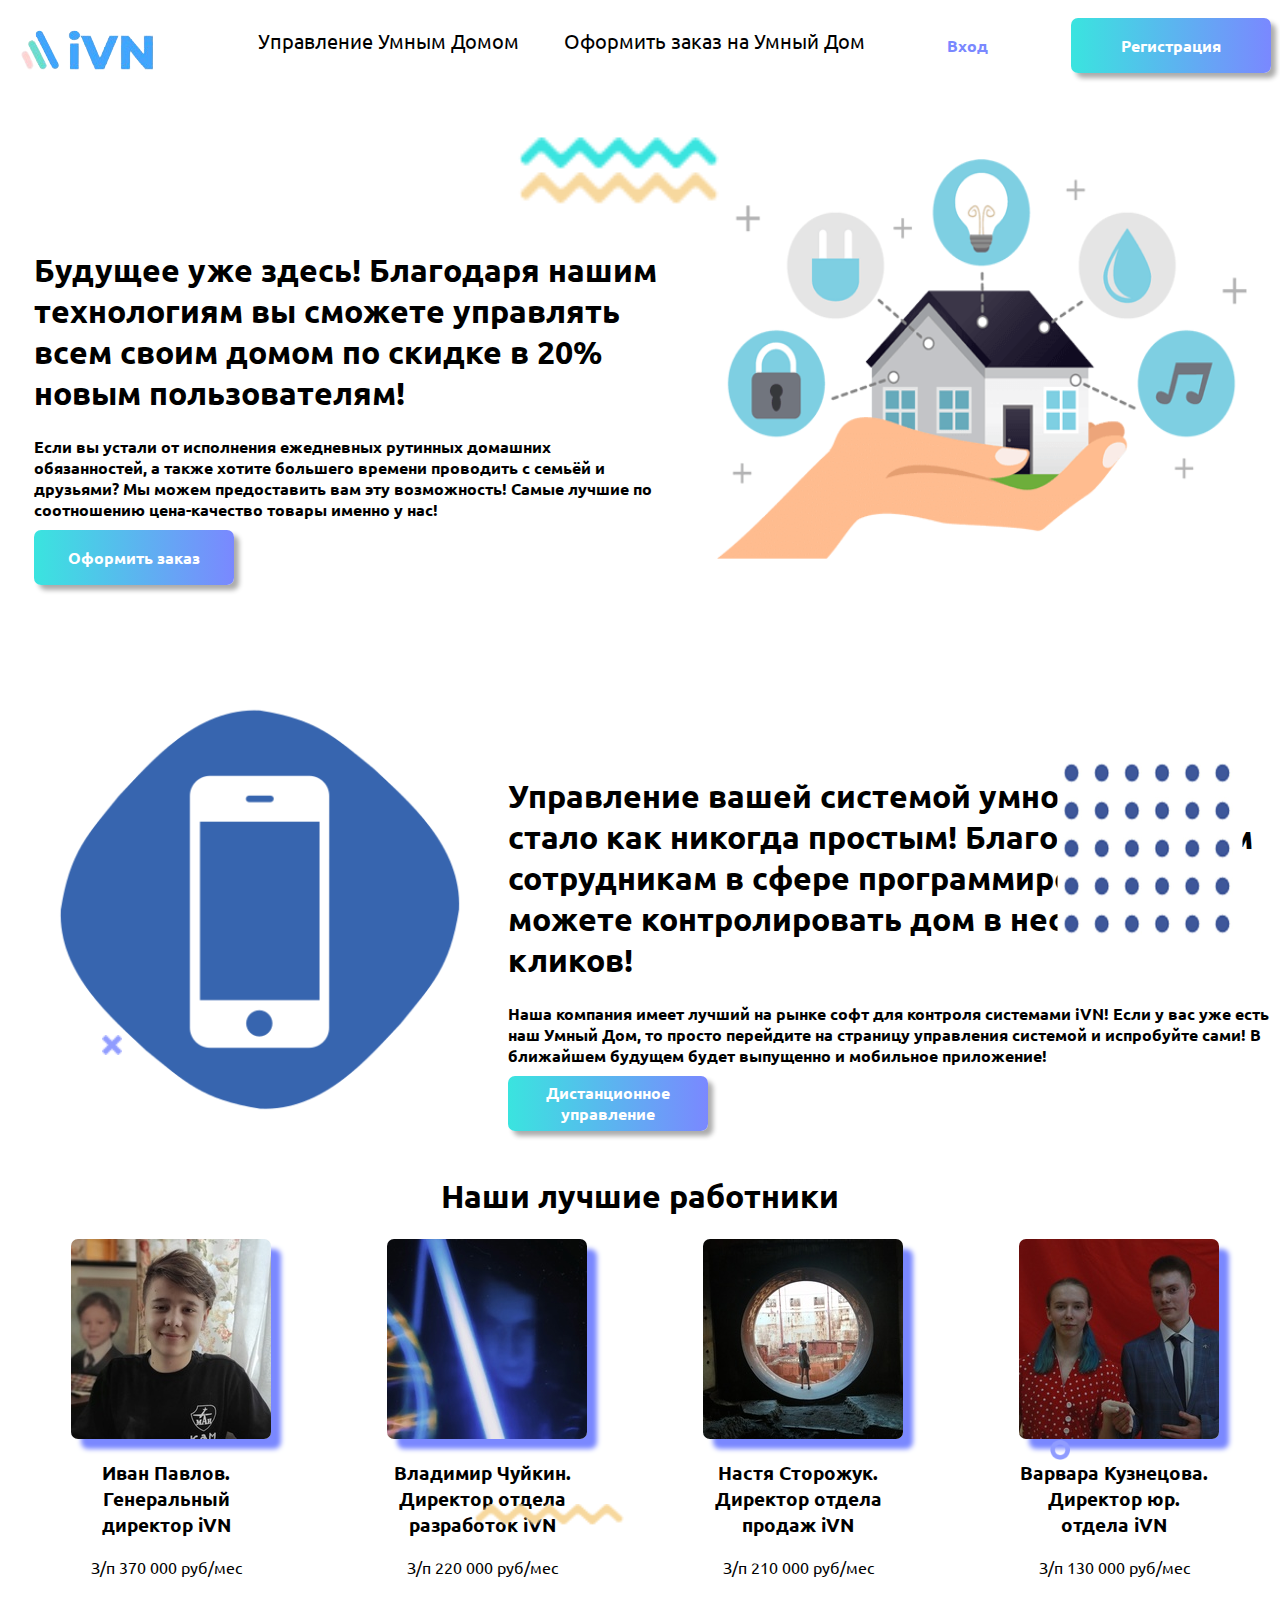
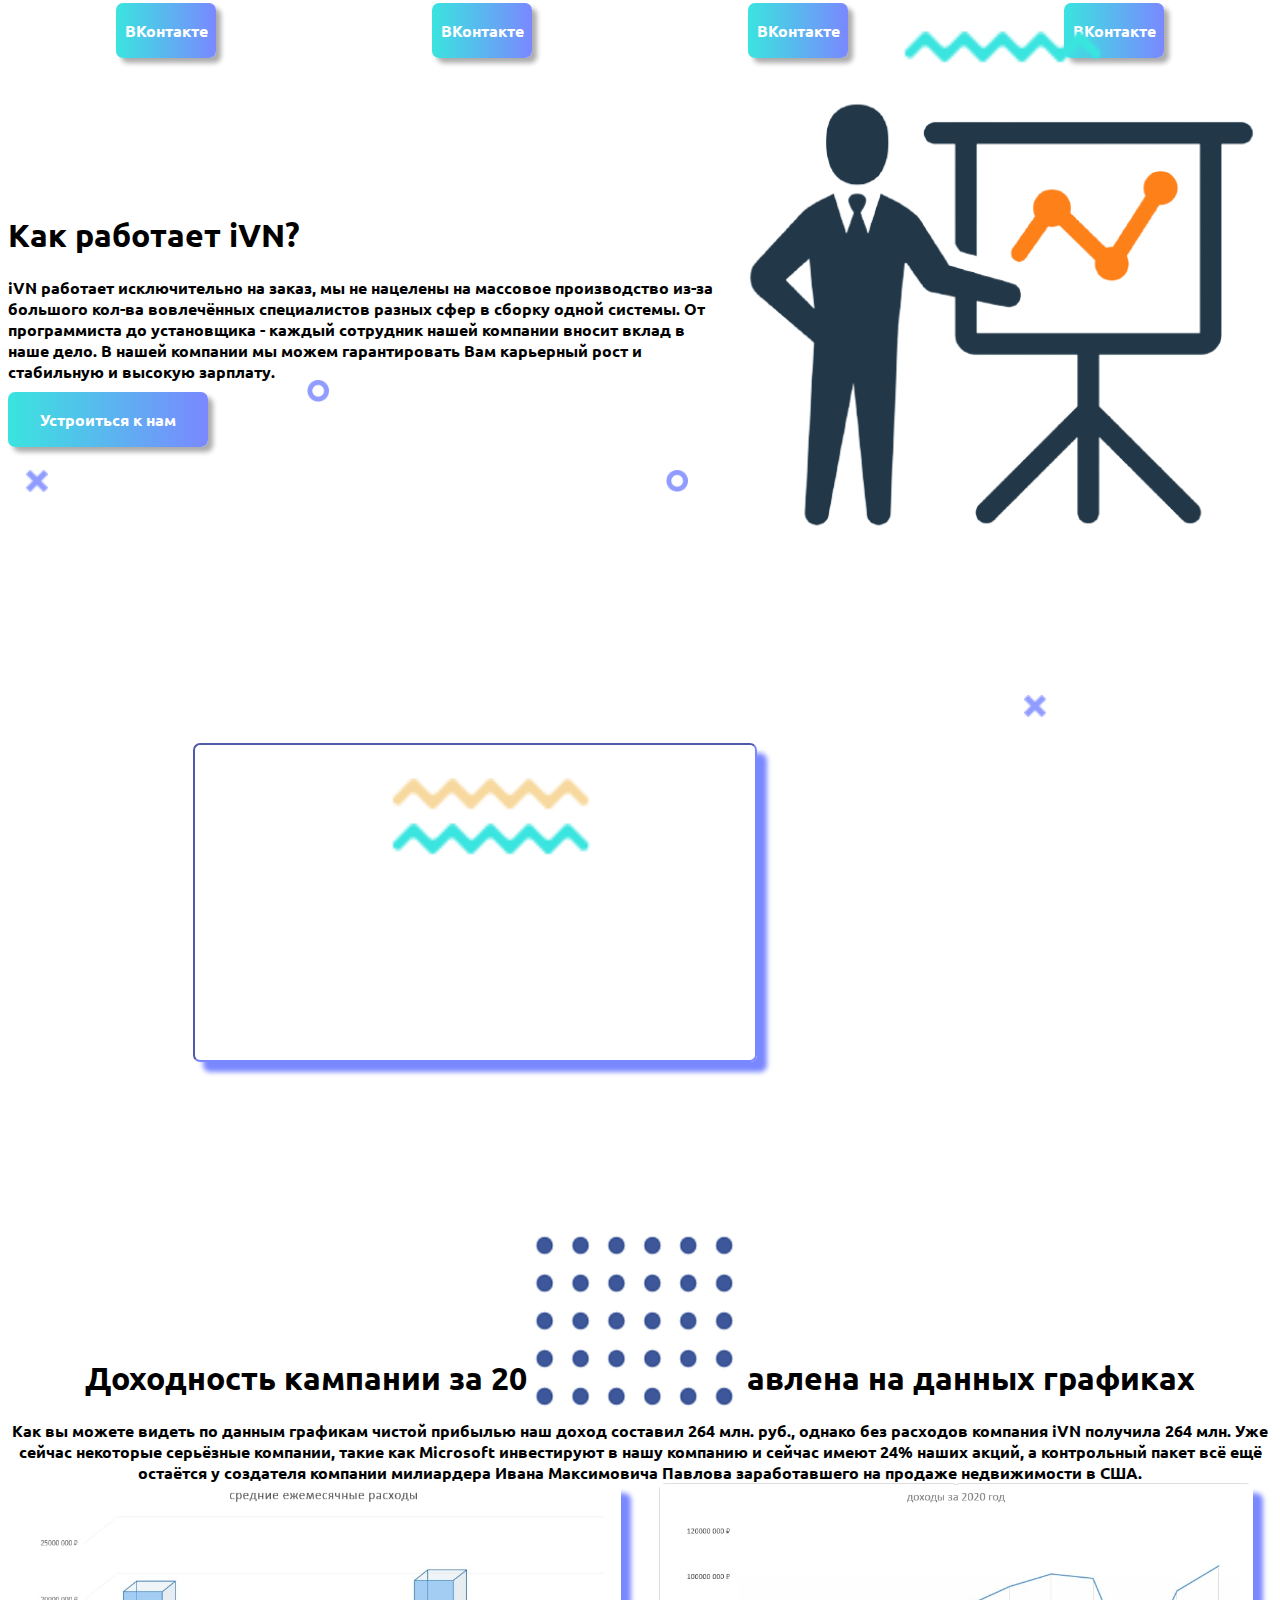
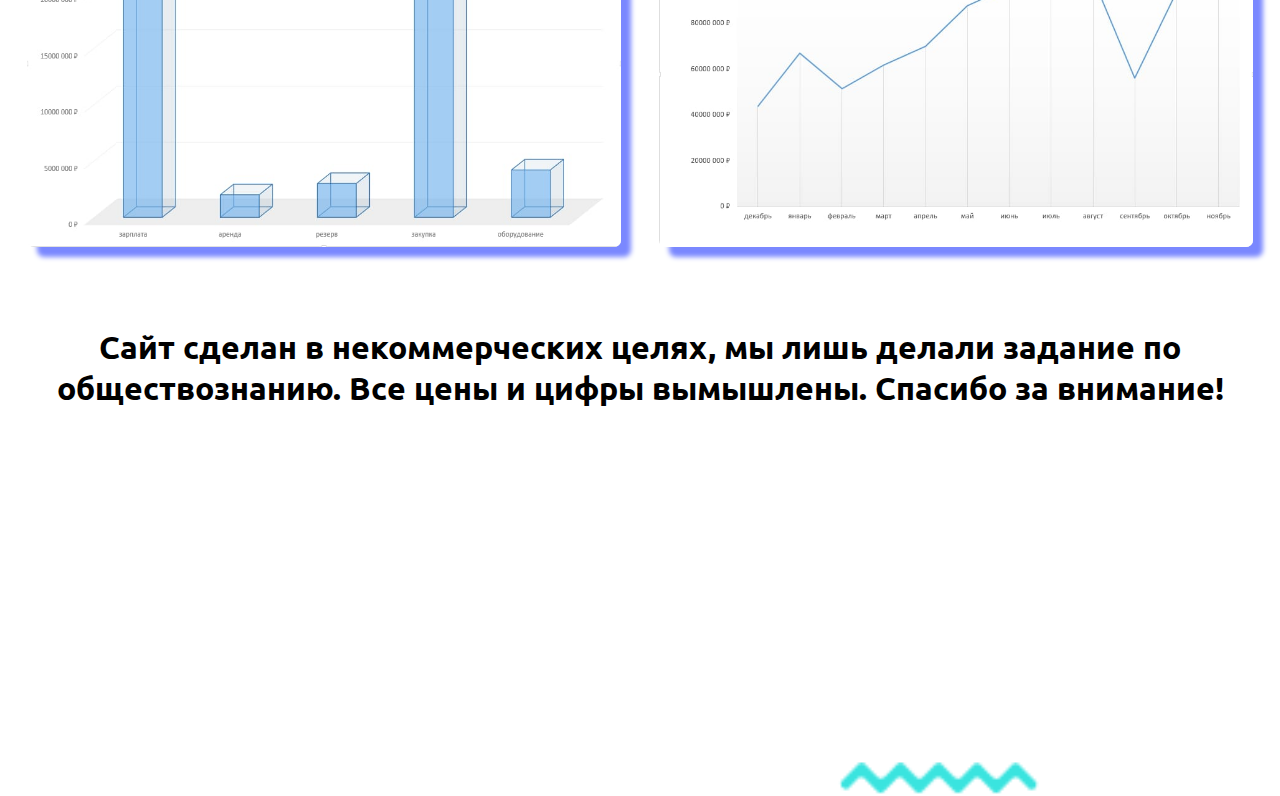
<file: index.html>
<!DOCTYPE html>
<html lang = 'en'>
<head>
    <meta charset = 'UTF-8'>
    <meta name = 'viewport' content = 'width=device-width', initial-scale = '1.0'>
    <title>iVN</title>
    <link rel = "stylesheet" href = "style.css">
    <link rel="icon" type="image/png" sizes="64×64" href="house_with_a_garden_50px.png">
</head>
<body link = "#000" alink = "#000" vlink = "#000">
    <header>
        <div class = "head">
            <a href = "/index.html"><img src = "logo.png"></a>
            <nav class = "menu">
                <ul class = "menu__list">
                    <li class = "menu__list-item"><a href="control/index.html" class="menu__list-a">Управление Умным Домом</a></li>
                    <li class = "menu__list-item"><a href="but/index.html" class="menu__list-a">Оформить заказ на Умный Дом</a></li>
                </ul>
            </nav>
            <button class = "login">Вход</button>
            <button class = "reg">Регистрация</button>
        </div>
    </header>
    <img id = "a1" src = "Vector.png">
    <img id = "a2" src = "Vector1.png">
    <section>
        <div class="main">
            <div class="main__txt">
                <h1>Будущее уже здесь! Благодаря нашим технологиям вы сможете управлять всем своим домом по скидке в 20% новым пользователям!</h1>
                <b>Если вы устали от исполнения ежедневных рутинных домашних обязанностей, а также хотите большего времени проводить с семьёй и друзьями? Мы можем предоставить вам эту возможность! Самые лучшие по соотношению цена-качество товары именно у нас!</b>
                <a href = "but/index.html"><button class = "reg">Оформить заказ</button></a>
            </div>
            <img src = "main.png" height = "400" width = "530">
        </div>
    </section>
    <img id = "a3" src = "dots.jpg">
    <section>
        <div class="control">
            <img src = "mobile.png" height = "500" width = "500">
            <div class="control__txt">
                <h1>Управление вашей системой умного дома стало как никогда простым! Благодаря нашим сотрудникам в сфере программирования вы можете контролировать дом в несколько кликов!</h1>
                <b>Наша компания имеет лучший на рынке софт для контроля системами iVN! Если у вас уже есть наш Умный Дом, то просто перейдите на страницу управления системой и испробуйте сами! В ближайшем будущем будет выпущенно и мобильное приложение!</b>
                <a href = "control/index.html"><button class = "reg">Дистанционное управление</button></a>
            </div>
        </div>
    </section>
    <img src = "сшксду.png" id = "a4">
    <img src = "x.png" id = "a5">
    <img src = "Vector.png" id = "a6">
    <section>
        <div class="work">
            <h1>Наши лучшие работники</h1>
            <div class = "ulc">
                <div class = "lic">
                    <div class="worker">
                        <img src = "va.jpg">
                        <h3>Иван Павлов. Генеральный директор iVN</h3>
                        <p>З/п 370 000 руб/мес</p>
                        <a href = "https://vk.com/ivanpavlov6"><button class = "vk">ВКонтакте</button></a>
                    </div>
                </div>
                <div class = "lic">
                    <div class="worker">
                        <img src = "ya.jpg">
                        <h3>Владимир Чуйкин. Директор отдела разработок iVN</h3>
                        <p>З/п 220 000 руб/мес</p>
                        <a href = "https://vk.com/afder"><button class = "vk">ВКонтакте</button></a>
                    </div>
                </div>
                <div class = "lic">
                    <div class="worker">
                        <img src = "na.jpg">
                        <h3>Настя Сторожук. Директор отдела продаж iVN</h3>
                        <p>З/п 210 000 руб/мес</p>
                        <a href = "https://vk.com/id546847152"><button class = "vk">ВКонтакте</button></a>
                    </div>
                </div>
                <div class = "lic">
                    <div class="worker">
                        <img src = "v.jpg">
                        <h3>Варвара Кузнецова. Директор юр. отдела iVN</h3>
                        <p>З/п 130 000 руб/мес</p>
                        <a href = "https://vk.com/sugar_pills"><button class = "vk">ВКонтакте</button></a>
                    </div>
                </div>
            </div>
        </div>
    </section>
    <img src = "сшксду.png" id = "a7">
    <img src = "x.png" id = "a8">
    <img src = "сшксду.png" id = "a9">
    <img src = "x.png" id = "a10">
    <img src = "Vector1.png" id = "a11">
    <img id = "a12" src = "Vector.png">
    <img id = "a13" src = "Vector1.png">
    <img id = "a14" src = "dots.jpg">
    <section>
        <div class = "business">
            <div class="business__txt">
                <h1>Как работает iVN?</h1>
                <b>iVN работает исключительно на заказ, мы не нацелены на массовое производство из-за большого кол-ва вовлечённых специалистов разных сфер в сборку одной системы. От программиста до установщика - каждый сотрудник нашей компании вносит вклад в наше дело. В нашей компании мы можем гарантировать Вам карьерный рост и стабильную и высокую зарплату.</b>
                <button class = "reg">Устроиться к нам</button>
            </div>
            <img src ="business.png">
        </div>
    </section>
<iframe style = "margin: 185px;
    border-radius: 7px;
    border-width:2px;
    border-color: rgba(122, 136, 255, 1);
    box-shadow: 10px 10px 5px rgba(122, 136, 255, 1);" width="560" height="315" src="https://www.youtube.com/embed/YAkq4h0JYiM" frameborder="0" allow="autoplay; encrypted-media" allowfullscreen></iframe>
    <section>
        <div class="get">
            <h1>Доходность кампании за 2020 год представлена на данных графиках</h1>
            <b>Как вы можете видеть по данным графикам чистой прибылью наш доход составил 264 млн. руб., однако без расходов компания iVN получила 264 млн. Уже сейчас некоторые серьёзные компании, такие как Microsoft инвестируют в нашу компанию и сейчас имеют 24% наших акций, а контрольный пакет всё ещё остаётся у создателя компании милиардера Ивана Максимовича Павлова заработавшего на продаже недвижимости в США.</b>
            <div class="get__img">
                <img src = "graph.jpg">
                <img src = "graph1.jpeg">
            </div>
        </div>
    </section>
    <img id = "a15" src = "Vector1.png">
    <h1 class = "finish">Сайт сделан в некоммерческих целях, мы лишь делали задание по обществознанию. Все цены и цифры вымышлены. Спасибо за внимание!</h1>
</body>
</file>
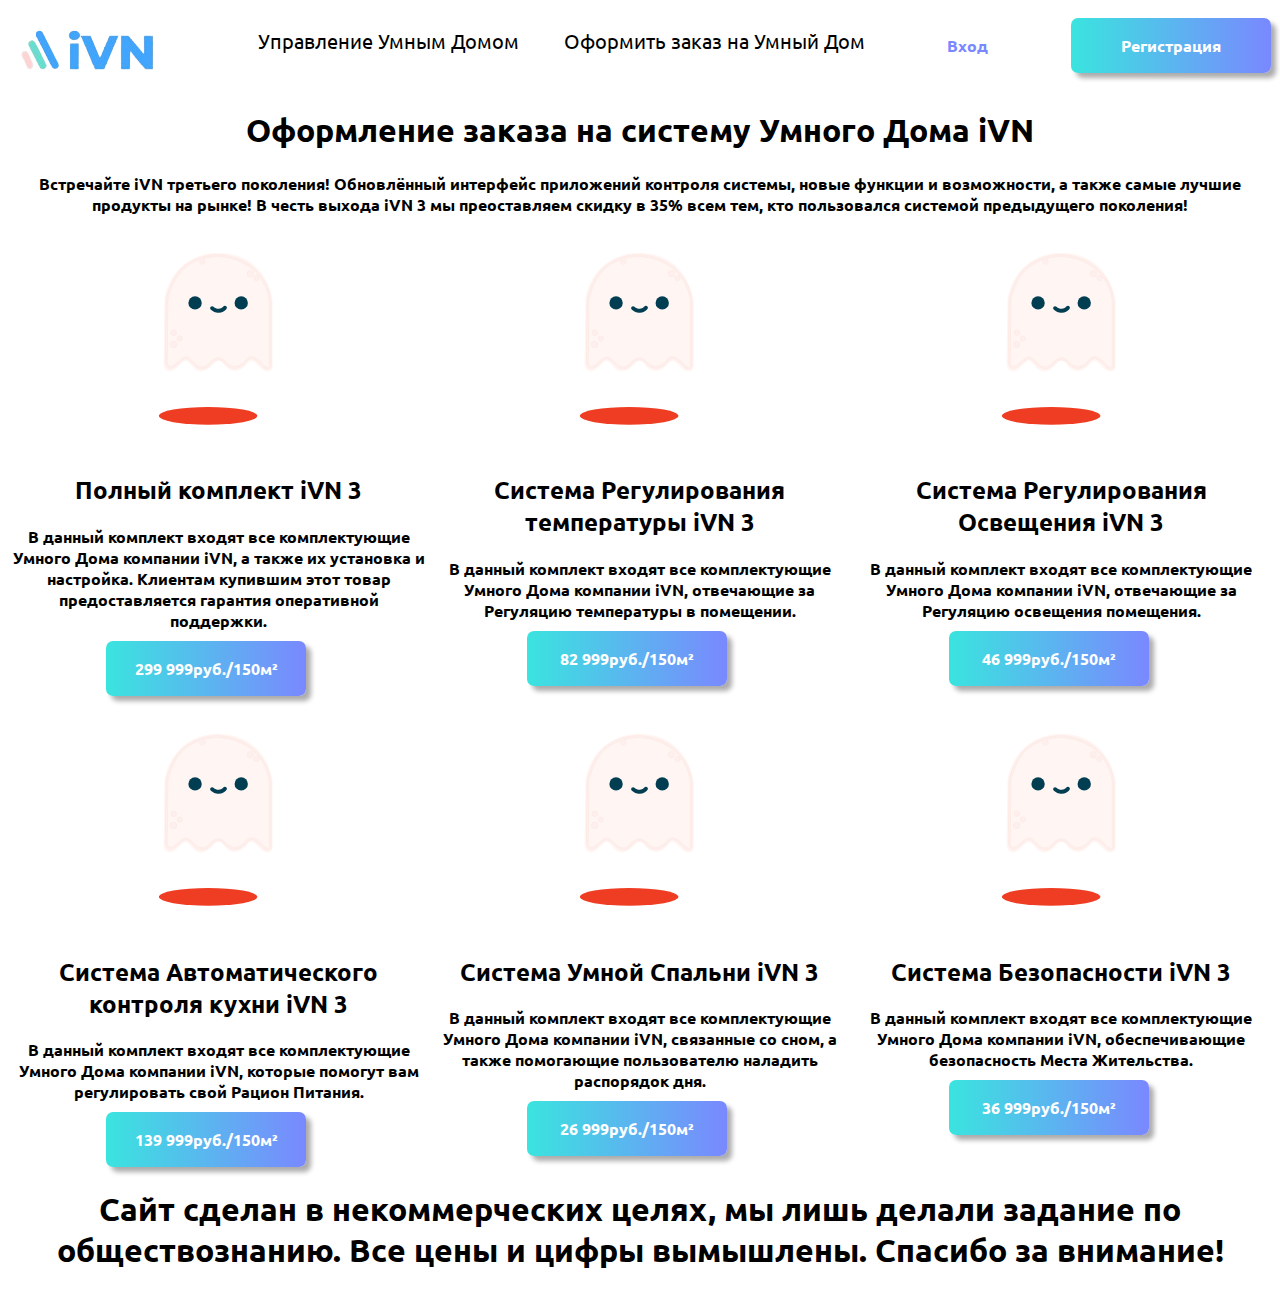
<file: but/index.html>
<!DOCTYPE html>
<html lang = 'en'>
<head>
    <meta charset = 'UTF-8'>
    <meta name = 'viewport' content = 'width=device-width', initial-scale = '1.0'>
    <title>iVN</title>
    <link rel = "stylesheet" href = "style.css">
    <link rel="icon" type="image/png" sizes="64×64" href="house_with_a_garden_50px.png">
</head>
<body link = "#000" alink = "#000" vlink = "#000">
    <header>
        <div class = "head">
            <a href = "/Users/Hewlett-Pakard/Desktop/Empty/Codes/weeb/obshestvoznanie/index.html"><img src = "logo.png"></a>
            <nav class = "menu">
                <ul class = "menu__list">
                    <li class = "menu__list-item"><a href="/Users/Hewlett-Pakard/Desktop/Empty/Codes/weeb/obshestvoznanie/control/index.html" class="menu__list-a">Управление Умным Домом</a></li>
                    <li class = "menu__list-item"><a href="/Users/Hewlett-Pakard/Desktop/Empty/Codes/weeb/obshestvoznanie/but/index.html" class="menu__list-a">Оформить заказ на Умный Дом</a></li>
                </ul>
            </nav>
            <button class = "login">Вход</button>
            <button class = "reg">Регистрация</button>
        </div>
    </header>
    <h1 class = "hmain">Оформление заказа на систему Умного Дома iVN</h1>
    <b class = "bmain">Встречайте iVN третьего поколения! Обновлённый интерфейс приложений контроля системы, новые функции и возможности, а также самые лучшие продукты на рынке! В честь выхода iVN 3 мы преоставляем скидку в 35% всем тем, кто пользовался системой предыдущего поколения!</b>
    <div class="container">
        <div class="item">
            <div class="ghost__main">
                <svg class="ghost" version="1.1" id="Layer_1" xmlns="http://www.w3.org/2000/svg" xmlns:xlink="http://www.w3.org/1999/xlink" x="0px" y="0px"
	 width="127.433px" height="132.743px" viewBox="0 0 127.433 132.743" enable-background="new 0 0 127.433 132.743"
	 xml:space="preserve">
<path fill="#FFF6F4" d="M116.223,125.064c1.032-1.183,1.323-2.73,1.391-3.747V54.76c0,0-4.625-34.875-36.125-44.375
	s-66,6.625-72.125,44l-0.781,63.219c0.062,4.197,1.105,6.177,1.808,7.006c1.94,1.811,5.408,3.465,10.099-0.6
	c7.5-6.5,8.375-10,12.75-6.875s5.875,9.75,13.625,9.25s12.75-9,13.75-9.625s4.375-1.875,7,1.25s5.375,8.25,12.875,7.875
	s12.625-8.375,12.625-8.375s2.25-3.875,7.25,0.375s7.625,9.75,14.375,8.125C114.739,126.01,115.412,125.902,116.223,125.064z"/>
<circle fill="#013E51" cx="86.238" cy="57.885" r="6.667"/>
<circle fill="#013E51" cx="40.072" cy="57.885" r="6.667"/>
<path fill="#013E51" d="M71.916,62.782c0.05-1.108-0.809-2.046-1.917-2.095c-0.673-0.03-1.28,0.279-1.667,0.771
	c-0.758,0.766-2.483,2.235-4.696,2.358c-1.696,0.094-3.438-0.625-5.191-2.137c-0.003-0.003-0.007-0.006-0.011-0.009l0.002,0.005
	c-0.332-0.294-0.757-0.488-1.235-0.509c-1.108-0.049-2.046,0.809-2.095,1.917c-0.032,0.724,0.327,1.37,0.887,1.749
	c-0.001,0-0.002-0.001-0.003-0.001c2.221,1.871,4.536,2.88,6.912,2.986c0.333,0.014,0.67,0.012,1.007-0.01
	c3.163-0.191,5.572-1.942,6.888-3.166l0.452-0.453c0.021-0.019,0.04-0.041,0.06-0.061l0.034-0.034
	c-0.007,0.007-0.015,0.014-0.021,0.02C71.666,63.771,71.892,63.307,71.916,62.782z"/>
<circle fill="#FCEFED" stroke="#FEEBE6" stroke-miterlimit="10" cx="18.614" cy="99.426" r="3.292"/>
<circle fill="#FCEFED" stroke="#FEEBE6" stroke-miterlimit="10" cx="95.364" cy="28.676" r="3.291"/>
<circle fill="#FCEFED" stroke="#FEEBE6" stroke-miterlimit="10" cx="24.739" cy="93.551" r="2.667"/>
<circle fill="#FCEFED" stroke="#FEEBE6" stroke-miterlimit="10" cx="101.489" cy="33.051" r="2.666"/>
<circle fill="#FCEFED" stroke="#FEEBE6" stroke-miterlimit="10" cx="18.738" cy="87.717" r="2.833"/>
<path fill="#FCEFED" stroke="#FEEBE6" stroke-miterlimit="10" d="M116.279,55.814c-0.021-0.286-2.323-28.744-30.221-41.012
	c-7.806-3.433-15.777-5.173-23.691-5.173c-16.889,0-30.283,7.783-37.187,15.067c-9.229,9.736-13.84,26.712-14.191,30.259
	l-0.748,62.332c0.149,2.133,1.389,6.167,5.019,6.167c1.891,0,4.074-1.083,6.672-3.311c4.96-4.251,7.424-6.295,9.226-6.295
	c1.339,0,2.712,1.213,5.102,3.762c4.121,4.396,7.461,6.355,10.833,6.355c2.713,0,5.311-1.296,7.942-3.962
	c3.104-3.145,5.701-5.239,8.285-5.239c2.116,0,4.441,1.421,7.317,4.473c2.638,2.8,5.674,4.219,9.022,4.219
	c4.835,0,8.991-2.959,11.27-5.728l0.086-0.104c1.809-2.2,3.237-3.938,5.312-3.938c2.208,0,5.271,1.942,9.359,5.936
	c0.54,0.743,3.552,4.674,6.86,4.674c1.37,0,2.559-0.65,3.531-1.932l0.203-0.268L116.279,55.814z M114.281,121.405
	c-0.526,0.599-1.096,0.891-1.734,0.891c-2.053,0-4.51-2.82-5.283-3.907l-0.116-0.136c-4.638-4.541-7.975-6.566-10.82-6.566
	c-3.021,0-4.884,2.267-6.857,4.667l-0.086,0.104c-1.896,2.307-5.582,4.999-9.725,4.999c-2.775,0-5.322-1.208-7.567-3.59
	c-3.325-3.528-6.03-5.102-8.772-5.102c-3.278,0-6.251,2.332-9.708,5.835c-2.236,2.265-4.368,3.366-6.518,3.366
	c-2.772,0-5.664-1.765-9.374-5.723c-2.488-2.654-4.29-4.395-6.561-4.395c-2.515,0-5.045,2.077-10.527,6.777
	c-2.727,2.337-4.426,2.828-5.37,2.828c-2.662,0-3.017-4.225-3.021-4.225l0.745-62.163c0.332-3.321,4.767-19.625,13.647-28.995
	c3.893-4.106,10.387-8.632,18.602-11.504c-0.458,0.503-0.744,1.165-0.744,1.898c0,1.565,1.269,2.833,2.833,2.833
	c1.564,0,2.833-1.269,2.833-2.833c0-1.355-0.954-2.485-2.226-2.764c4.419-1.285,9.269-2.074,14.437-2.074
	c7.636,0,15.336,1.684,22.887,5.004c26.766,11.771,29.011,39.047,29.027,39.251V121.405z"/>
</svg>



  <p class="shadowFrame"><svg version="1.1" class="shadow" id="Layer_1" xmlns="http://www.w3.org/2000/svg" xmlns:xlink="http://www.w3.org/1999/xlink" x="61px" y="20px"
	 width="122.436px" height="39.744px" viewBox="0 0 122.436 39.744" enable-background="new 0 0 122.436 39.744"
	 xml:space="preserve">
<ellipse fill="#EF3D23" cx="61.128" cy="19.872" rx="49.25" ry="8.916"/>
    </svg></p>
            </div>
            <h2>Полный комплект iVN 3</h2>
            <b>В данный комплект входят все комплектующие Умного Дома компании iVN, а также их установка и настройка. Клиентам купившим этот товар предоставляется гарантия оперативной поддержки.</b>
            <button class = "reg mb"  onclick = "alert('Вы все боты а я задонатил с маминой карточки и теперь у меня есть такой вот Генерал Гавс')">299 999руб./150м²</h1></button>
        </div>
        <div class="item">
            <div class="ghost__main">
                <svg class="ghost" version="1.1" id="Layer_1" xmlns="http://www.w3.org/2000/svg" xmlns:xlink="http://www.w3.org/1999/xlink" x="0px" y="0px"
	 width="127.433px" height="132.743px" viewBox="0 0 127.433 132.743" enable-background="new 0 0 127.433 132.743"
	 xml:space="preserve">
<path fill="#FFF6F4" d="M116.223,125.064c1.032-1.183,1.323-2.73,1.391-3.747V54.76c0,0-4.625-34.875-36.125-44.375
	s-66,6.625-72.125,44l-0.781,63.219c0.062,4.197,1.105,6.177,1.808,7.006c1.94,1.811,5.408,3.465,10.099-0.6
	c7.5-6.5,8.375-10,12.75-6.875s5.875,9.75,13.625,9.25s12.75-9,13.75-9.625s4.375-1.875,7,1.25s5.375,8.25,12.875,7.875
	s12.625-8.375,12.625-8.375s2.25-3.875,7.25,0.375s7.625,9.75,14.375,8.125C114.739,126.01,115.412,125.902,116.223,125.064z"/>
<circle fill="#013E51" cx="86.238" cy="57.885" r="6.667"/>
<circle fill="#013E51" cx="40.072" cy="57.885" r="6.667"/>
<path fill="#013E51" d="M71.916,62.782c0.05-1.108-0.809-2.046-1.917-2.095c-0.673-0.03-1.28,0.279-1.667,0.771
	c-0.758,0.766-2.483,2.235-4.696,2.358c-1.696,0.094-3.438-0.625-5.191-2.137c-0.003-0.003-0.007-0.006-0.011-0.009l0.002,0.005
	c-0.332-0.294-0.757-0.488-1.235-0.509c-1.108-0.049-2.046,0.809-2.095,1.917c-0.032,0.724,0.327,1.37,0.887,1.749
	c-0.001,0-0.002-0.001-0.003-0.001c2.221,1.871,4.536,2.88,6.912,2.986c0.333,0.014,0.67,0.012,1.007-0.01
	c3.163-0.191,5.572-1.942,6.888-3.166l0.452-0.453c0.021-0.019,0.04-0.041,0.06-0.061l0.034-0.034
	c-0.007,0.007-0.015,0.014-0.021,0.02C71.666,63.771,71.892,63.307,71.916,62.782z"/>
<circle fill="#FCEFED" stroke="#FEEBE6" stroke-miterlimit="10" cx="18.614" cy="99.426" r="3.292"/>
<circle fill="#FCEFED" stroke="#FEEBE6" stroke-miterlimit="10" cx="95.364" cy="28.676" r="3.291"/>
<circle fill="#FCEFED" stroke="#FEEBE6" stroke-miterlimit="10" cx="24.739" cy="93.551" r="2.667"/>
<circle fill="#FCEFED" stroke="#FEEBE6" stroke-miterlimit="10" cx="101.489" cy="33.051" r="2.666"/>
<circle fill="#FCEFED" stroke="#FEEBE6" stroke-miterlimit="10" cx="18.738" cy="87.717" r="2.833"/>
<path fill="#FCEFED" stroke="#FEEBE6" stroke-miterlimit="10" d="M116.279,55.814c-0.021-0.286-2.323-28.744-30.221-41.012
	c-7.806-3.433-15.777-5.173-23.691-5.173c-16.889,0-30.283,7.783-37.187,15.067c-9.229,9.736-13.84,26.712-14.191,30.259
	l-0.748,62.332c0.149,2.133,1.389,6.167,5.019,6.167c1.891,0,4.074-1.083,6.672-3.311c4.96-4.251,7.424-6.295,9.226-6.295
	c1.339,0,2.712,1.213,5.102,3.762c4.121,4.396,7.461,6.355,10.833,6.355c2.713,0,5.311-1.296,7.942-3.962
	c3.104-3.145,5.701-5.239,8.285-5.239c2.116,0,4.441,1.421,7.317,4.473c2.638,2.8,5.674,4.219,9.022,4.219
	c4.835,0,8.991-2.959,11.27-5.728l0.086-0.104c1.809-2.2,3.237-3.938,5.312-3.938c2.208,0,5.271,1.942,9.359,5.936
	c0.54,0.743,3.552,4.674,6.86,4.674c1.37,0,2.559-0.65,3.531-1.932l0.203-0.268L116.279,55.814z M114.281,121.405
	c-0.526,0.599-1.096,0.891-1.734,0.891c-2.053,0-4.51-2.82-5.283-3.907l-0.116-0.136c-4.638-4.541-7.975-6.566-10.82-6.566
	c-3.021,0-4.884,2.267-6.857,4.667l-0.086,0.104c-1.896,2.307-5.582,4.999-9.725,4.999c-2.775,0-5.322-1.208-7.567-3.59
	c-3.325-3.528-6.03-5.102-8.772-5.102c-3.278,0-6.251,2.332-9.708,5.835c-2.236,2.265-4.368,3.366-6.518,3.366
	c-2.772,0-5.664-1.765-9.374-5.723c-2.488-2.654-4.29-4.395-6.561-4.395c-2.515,0-5.045,2.077-10.527,6.777
	c-2.727,2.337-4.426,2.828-5.37,2.828c-2.662,0-3.017-4.225-3.021-4.225l0.745-62.163c0.332-3.321,4.767-19.625,13.647-28.995
	c3.893-4.106,10.387-8.632,18.602-11.504c-0.458,0.503-0.744,1.165-0.744,1.898c0,1.565,1.269,2.833,2.833,2.833
	c1.564,0,2.833-1.269,2.833-2.833c0-1.355-0.954-2.485-2.226-2.764c4.419-1.285,9.269-2.074,14.437-2.074
	c7.636,0,15.336,1.684,22.887,5.004c26.766,11.771,29.011,39.047,29.027,39.251V121.405z"/>
</svg>



  <p class="shadowFrame"><svg version="1.1" class="shadow" id="Layer_1" xmlns="http://www.w3.org/2000/svg" xmlns:xlink="http://www.w3.org/1999/xlink" x="61px" y="20px"
	 width="122.436px" height="39.744px" viewBox="0 0 122.436 39.744" enable-background="new 0 0 122.436 39.744"
	 xml:space="preserve">
<ellipse fill="#EF3D23" cx="61.128" cy="19.872" rx="49.25" ry="8.916"/>
    </svg></p>
            </div>
            <h2>Система Регулирования температуры iVN 3</h2>
            <b>В данный комплект входят все комплектующие Умного Дома компании iVN, отвечающие за Регуляцию температуры в помещении.</b>
            <button class = "reg mb" onclick = "alert('Вы все боты а я задонатил с маминой карточки и теперь у меня есть такой вот Генерал Гавс')">82 999руб./150м²</button>
        </div>
        <div class="item">
            <div class="ghost__main">
                <svg class="ghost" version="1.1" id="Layer_1" xmlns="http://www.w3.org/2000/svg" xmlns:xlink="http://www.w3.org/1999/xlink" x="0px" y="0px"
	 width="127.433px" height="132.743px" viewBox="0 0 127.433 132.743" enable-background="new 0 0 127.433 132.743"
	 xml:space="preserve">
<path fill="#FFF6F4" d="M116.223,125.064c1.032-1.183,1.323-2.73,1.391-3.747V54.76c0,0-4.625-34.875-36.125-44.375
	s-66,6.625-72.125,44l-0.781,63.219c0.062,4.197,1.105,6.177,1.808,7.006c1.94,1.811,5.408,3.465,10.099-0.6
	c7.5-6.5,8.375-10,12.75-6.875s5.875,9.75,13.625,9.25s12.75-9,13.75-9.625s4.375-1.875,7,1.25s5.375,8.25,12.875,7.875
	s12.625-8.375,12.625-8.375s2.25-3.875,7.25,0.375s7.625,9.75,14.375,8.125C114.739,126.01,115.412,125.902,116.223,125.064z"/>
<circle fill="#013E51" cx="86.238" cy="57.885" r="6.667"/>
<circle fill="#013E51" cx="40.072" cy="57.885" r="6.667"/>
<path fill="#013E51" d="M71.916,62.782c0.05-1.108-0.809-2.046-1.917-2.095c-0.673-0.03-1.28,0.279-1.667,0.771
	c-0.758,0.766-2.483,2.235-4.696,2.358c-1.696,0.094-3.438-0.625-5.191-2.137c-0.003-0.003-0.007-0.006-0.011-0.009l0.002,0.005
	c-0.332-0.294-0.757-0.488-1.235-0.509c-1.108-0.049-2.046,0.809-2.095,1.917c-0.032,0.724,0.327,1.37,0.887,1.749
	c-0.001,0-0.002-0.001-0.003-0.001c2.221,1.871,4.536,2.88,6.912,2.986c0.333,0.014,0.67,0.012,1.007-0.01
	c3.163-0.191,5.572-1.942,6.888-3.166l0.452-0.453c0.021-0.019,0.04-0.041,0.06-0.061l0.034-0.034
	c-0.007,0.007-0.015,0.014-0.021,0.02C71.666,63.771,71.892,63.307,71.916,62.782z"/>
<circle fill="#FCEFED" stroke="#FEEBE6" stroke-miterlimit="10" cx="18.614" cy="99.426" r="3.292"/>
<circle fill="#FCEFED" stroke="#FEEBE6" stroke-miterlimit="10" cx="95.364" cy="28.676" r="3.291"/>
<circle fill="#FCEFED" stroke="#FEEBE6" stroke-miterlimit="10" cx="24.739" cy="93.551" r="2.667"/>
<circle fill="#FCEFED" stroke="#FEEBE6" stroke-miterlimit="10" cx="101.489" cy="33.051" r="2.666"/>
<circle fill="#FCEFED" stroke="#FEEBE6" stroke-miterlimit="10" cx="18.738" cy="87.717" r="2.833"/>
<path fill="#FCEFED" stroke="#FEEBE6" stroke-miterlimit="10" d="M116.279,55.814c-0.021-0.286-2.323-28.744-30.221-41.012
	c-7.806-3.433-15.777-5.173-23.691-5.173c-16.889,0-30.283,7.783-37.187,15.067c-9.229,9.736-13.84,26.712-14.191,30.259
	l-0.748,62.332c0.149,2.133,1.389,6.167,5.019,6.167c1.891,0,4.074-1.083,6.672-3.311c4.96-4.251,7.424-6.295,9.226-6.295
	c1.339,0,2.712,1.213,5.102,3.762c4.121,4.396,7.461,6.355,10.833,6.355c2.713,0,5.311-1.296,7.942-3.962
	c3.104-3.145,5.701-5.239,8.285-5.239c2.116,0,4.441,1.421,7.317,4.473c2.638,2.8,5.674,4.219,9.022,4.219
	c4.835,0,8.991-2.959,11.27-5.728l0.086-0.104c1.809-2.2,3.237-3.938,5.312-3.938c2.208,0,5.271,1.942,9.359,5.936
	c0.54,0.743,3.552,4.674,6.86,4.674c1.37,0,2.559-0.65,3.531-1.932l0.203-0.268L116.279,55.814z M114.281,121.405
	c-0.526,0.599-1.096,0.891-1.734,0.891c-2.053,0-4.51-2.82-5.283-3.907l-0.116-0.136c-4.638-4.541-7.975-6.566-10.82-6.566
	c-3.021,0-4.884,2.267-6.857,4.667l-0.086,0.104c-1.896,2.307-5.582,4.999-9.725,4.999c-2.775,0-5.322-1.208-7.567-3.59
	c-3.325-3.528-6.03-5.102-8.772-5.102c-3.278,0-6.251,2.332-9.708,5.835c-2.236,2.265-4.368,3.366-6.518,3.366
	c-2.772,0-5.664-1.765-9.374-5.723c-2.488-2.654-4.29-4.395-6.561-4.395c-2.515,0-5.045,2.077-10.527,6.777
	c-2.727,2.337-4.426,2.828-5.37,2.828c-2.662,0-3.017-4.225-3.021-4.225l0.745-62.163c0.332-3.321,4.767-19.625,13.647-28.995
	c3.893-4.106,10.387-8.632,18.602-11.504c-0.458,0.503-0.744,1.165-0.744,1.898c0,1.565,1.269,2.833,2.833,2.833
	c1.564,0,2.833-1.269,2.833-2.833c0-1.355-0.954-2.485-2.226-2.764c4.419-1.285,9.269-2.074,14.437-2.074
	c7.636,0,15.336,1.684,22.887,5.004c26.766,11.771,29.011,39.047,29.027,39.251V121.405z"/>
</svg>



  <p class="shadowFrame"><svg version="1.1" class="shadow" id="Layer_1" xmlns="http://www.w3.org/2000/svg" xmlns:xlink="http://www.w3.org/1999/xlink" x="61px" y="20px"
	 width="122.436px" height="39.744px" viewBox="0 0 122.436 39.744" enable-background="new 0 0 122.436 39.744"
	 xml:space="preserve">
<ellipse fill="#EF3D23" cx="61.128" cy="19.872" rx="49.25" ry="8.916"/>
    </svg></p>
            </div>
            <h2>Система Регулирования Освещения iVN 3</h2>
            <b>В данный комплект входят все комплектующие Умного Дома компании iVN, отвечающие за Регуляцию освещения помещения.</b>
            <button class = "reg mb" onclick = "alert('Вы все боты а я задонатил с маминой карточки и теперь у меня есть такой вот Генерал Гавс')">46 999руб./150м²</button>
        </div>
        <div class="item">
            <div class="ghost__main">
                <svg class="ghost" version="1.1" id="Layer_1" xmlns="http://www.w3.org/2000/svg" xmlns:xlink="http://www.w3.org/1999/xlink" x="0px" y="0px"
	 width="127.433px" height="132.743px" viewBox="0 0 127.433 132.743" enable-background="new 0 0 127.433 132.743"
	 xml:space="preserve">
<path fill="#FFF6F4" d="M116.223,125.064c1.032-1.183,1.323-2.73,1.391-3.747V54.76c0,0-4.625-34.875-36.125-44.375
	s-66,6.625-72.125,44l-0.781,63.219c0.062,4.197,1.105,6.177,1.808,7.006c1.94,1.811,5.408,3.465,10.099-0.6
	c7.5-6.5,8.375-10,12.75-6.875s5.875,9.75,13.625,9.25s12.75-9,13.75-9.625s4.375-1.875,7,1.25s5.375,8.25,12.875,7.875
	s12.625-8.375,12.625-8.375s2.25-3.875,7.25,0.375s7.625,9.75,14.375,8.125C114.739,126.01,115.412,125.902,116.223,125.064z"/>
<circle fill="#013E51" cx="86.238" cy="57.885" r="6.667"/>
<circle fill="#013E51" cx="40.072" cy="57.885" r="6.667"/>
<path fill="#013E51" d="M71.916,62.782c0.05-1.108-0.809-2.046-1.917-2.095c-0.673-0.03-1.28,0.279-1.667,0.771
	c-0.758,0.766-2.483,2.235-4.696,2.358c-1.696,0.094-3.438-0.625-5.191-2.137c-0.003-0.003-0.007-0.006-0.011-0.009l0.002,0.005
	c-0.332-0.294-0.757-0.488-1.235-0.509c-1.108-0.049-2.046,0.809-2.095,1.917c-0.032,0.724,0.327,1.37,0.887,1.749
	c-0.001,0-0.002-0.001-0.003-0.001c2.221,1.871,4.536,2.88,6.912,2.986c0.333,0.014,0.67,0.012,1.007-0.01
	c3.163-0.191,5.572-1.942,6.888-3.166l0.452-0.453c0.021-0.019,0.04-0.041,0.06-0.061l0.034-0.034
	c-0.007,0.007-0.015,0.014-0.021,0.02C71.666,63.771,71.892,63.307,71.916,62.782z"/>
<circle fill="#FCEFED" stroke="#FEEBE6" stroke-miterlimit="10" cx="18.614" cy="99.426" r="3.292"/>
<circle fill="#FCEFED" stroke="#FEEBE6" stroke-miterlimit="10" cx="95.364" cy="28.676" r="3.291"/>
<circle fill="#FCEFED" stroke="#FEEBE6" stroke-miterlimit="10" cx="24.739" cy="93.551" r="2.667"/>
<circle fill="#FCEFED" stroke="#FEEBE6" stroke-miterlimit="10" cx="101.489" cy="33.051" r="2.666"/>
<circle fill="#FCEFED" stroke="#FEEBE6" stroke-miterlimit="10" cx="18.738" cy="87.717" r="2.833"/>
<path fill="#FCEFED" stroke="#FEEBE6" stroke-miterlimit="10" d="M116.279,55.814c-0.021-0.286-2.323-28.744-30.221-41.012
	c-7.806-3.433-15.777-5.173-23.691-5.173c-16.889,0-30.283,7.783-37.187,15.067c-9.229,9.736-13.84,26.712-14.191,30.259
	l-0.748,62.332c0.149,2.133,1.389,6.167,5.019,6.167c1.891,0,4.074-1.083,6.672-3.311c4.96-4.251,7.424-6.295,9.226-6.295
	c1.339,0,2.712,1.213,5.102,3.762c4.121,4.396,7.461,6.355,10.833,6.355c2.713,0,5.311-1.296,7.942-3.962
	c3.104-3.145,5.701-5.239,8.285-5.239c2.116,0,4.441,1.421,7.317,4.473c2.638,2.8,5.674,4.219,9.022,4.219
	c4.835,0,8.991-2.959,11.27-5.728l0.086-0.104c1.809-2.2,3.237-3.938,5.312-3.938c2.208,0,5.271,1.942,9.359,5.936
	c0.54,0.743,3.552,4.674,6.86,4.674c1.37,0,2.559-0.65,3.531-1.932l0.203-0.268L116.279,55.814z M114.281,121.405
	c-0.526,0.599-1.096,0.891-1.734,0.891c-2.053,0-4.51-2.82-5.283-3.907l-0.116-0.136c-4.638-4.541-7.975-6.566-10.82-6.566
	c-3.021,0-4.884,2.267-6.857,4.667l-0.086,0.104c-1.896,2.307-5.582,4.999-9.725,4.999c-2.775,0-5.322-1.208-7.567-3.59
	c-3.325-3.528-6.03-5.102-8.772-5.102c-3.278,0-6.251,2.332-9.708,5.835c-2.236,2.265-4.368,3.366-6.518,3.366
	c-2.772,0-5.664-1.765-9.374-5.723c-2.488-2.654-4.29-4.395-6.561-4.395c-2.515,0-5.045,2.077-10.527,6.777
	c-2.727,2.337-4.426,2.828-5.37,2.828c-2.662,0-3.017-4.225-3.021-4.225l0.745-62.163c0.332-3.321,4.767-19.625,13.647-28.995
	c3.893-4.106,10.387-8.632,18.602-11.504c-0.458,0.503-0.744,1.165-0.744,1.898c0,1.565,1.269,2.833,2.833,2.833
	c1.564,0,2.833-1.269,2.833-2.833c0-1.355-0.954-2.485-2.226-2.764c4.419-1.285,9.269-2.074,14.437-2.074
	c7.636,0,15.336,1.684,22.887,5.004c26.766,11.771,29.011,39.047,29.027,39.251V121.405z"/>
</svg>



  <p class="shadowFrame"><svg version="1.1" class="shadow" id="Layer_1" xmlns="http://www.w3.org/2000/svg" xmlns:xlink="http://www.w3.org/1999/xlink" x="61px" y="20px"
	 width="122.436px" height="39.744px" viewBox="0 0 122.436 39.744" enable-background="new 0 0 122.436 39.744"
	 xml:space="preserve">
<ellipse fill="#EF3D23" cx="61.128" cy="19.872" rx="49.25" ry="8.916"/>
    </svg></p>
            </div>
            <h2>Система Автоматического контроля кухни iVN 3</h2>
            <b>В данный комплект входят все комплектующие Умного Дома компании iVN, которые помогут вам регулировать свой Рацион Питания.</b>
            <button class = "reg mb" onclick = "alert('Вы все боты а я задонатил с маминой карточки и теперь у меня есть такой вот Генерал Гавс')">139 999руб./150м²</button>
        </div>
        <div class="item">
            <div class="ghost__main">
                <svg class="ghost" version="1.1" id="Layer_1" xmlns="http://www.w3.org/2000/svg" xmlns:xlink="http://www.w3.org/1999/xlink" x="0px" y="0px"
	 width="127.433px" height="132.743px" viewBox="0 0 127.433 132.743" enable-background="new 0 0 127.433 132.743"
	 xml:space="preserve">
<path fill="#FFF6F4" d="M116.223,125.064c1.032-1.183,1.323-2.73,1.391-3.747V54.76c0,0-4.625-34.875-36.125-44.375
	s-66,6.625-72.125,44l-0.781,63.219c0.062,4.197,1.105,6.177,1.808,7.006c1.94,1.811,5.408,3.465,10.099-0.6
	c7.5-6.5,8.375-10,12.75-6.875s5.875,9.75,13.625,9.25s12.75-9,13.75-9.625s4.375-1.875,7,1.25s5.375,8.25,12.875,7.875
	s12.625-8.375,12.625-8.375s2.25-3.875,7.25,0.375s7.625,9.75,14.375,8.125C114.739,126.01,115.412,125.902,116.223,125.064z"/>
<circle fill="#013E51" cx="86.238" cy="57.885" r="6.667"/>
<circle fill="#013E51" cx="40.072" cy="57.885" r="6.667"/>
<path fill="#013E51" d="M71.916,62.782c0.05-1.108-0.809-2.046-1.917-2.095c-0.673-0.03-1.28,0.279-1.667,0.771
	c-0.758,0.766-2.483,2.235-4.696,2.358c-1.696,0.094-3.438-0.625-5.191-2.137c-0.003-0.003-0.007-0.006-0.011-0.009l0.002,0.005
	c-0.332-0.294-0.757-0.488-1.235-0.509c-1.108-0.049-2.046,0.809-2.095,1.917c-0.032,0.724,0.327,1.37,0.887,1.749
	c-0.001,0-0.002-0.001-0.003-0.001c2.221,1.871,4.536,2.88,6.912,2.986c0.333,0.014,0.67,0.012,1.007-0.01
	c3.163-0.191,5.572-1.942,6.888-3.166l0.452-0.453c0.021-0.019,0.04-0.041,0.06-0.061l0.034-0.034
	c-0.007,0.007-0.015,0.014-0.021,0.02C71.666,63.771,71.892,63.307,71.916,62.782z"/>
<circle fill="#FCEFED" stroke="#FEEBE6" stroke-miterlimit="10" cx="18.614" cy="99.426" r="3.292"/>
<circle fill="#FCEFED" stroke="#FEEBE6" stroke-miterlimit="10" cx="95.364" cy="28.676" r="3.291"/>
<circle fill="#FCEFED" stroke="#FEEBE6" stroke-miterlimit="10" cx="24.739" cy="93.551" r="2.667"/>
<circle fill="#FCEFED" stroke="#FEEBE6" stroke-miterlimit="10" cx="101.489" cy="33.051" r="2.666"/>
<circle fill="#FCEFED" stroke="#FEEBE6" stroke-miterlimit="10" cx="18.738" cy="87.717" r="2.833"/>
<path fill="#FCEFED" stroke="#FEEBE6" stroke-miterlimit="10" d="M116.279,55.814c-0.021-0.286-2.323-28.744-30.221-41.012
	c-7.806-3.433-15.777-5.173-23.691-5.173c-16.889,0-30.283,7.783-37.187,15.067c-9.229,9.736-13.84,26.712-14.191,30.259
	l-0.748,62.332c0.149,2.133,1.389,6.167,5.019,6.167c1.891,0,4.074-1.083,6.672-3.311c4.96-4.251,7.424-6.295,9.226-6.295
	c1.339,0,2.712,1.213,5.102,3.762c4.121,4.396,7.461,6.355,10.833,6.355c2.713,0,5.311-1.296,7.942-3.962
	c3.104-3.145,5.701-5.239,8.285-5.239c2.116,0,4.441,1.421,7.317,4.473c2.638,2.8,5.674,4.219,9.022,4.219
	c4.835,0,8.991-2.959,11.27-5.728l0.086-0.104c1.809-2.2,3.237-3.938,5.312-3.938c2.208,0,5.271,1.942,9.359,5.936
	c0.54,0.743,3.552,4.674,6.86,4.674c1.37,0,2.559-0.65,3.531-1.932l0.203-0.268L116.279,55.814z M114.281,121.405
	c-0.526,0.599-1.096,0.891-1.734,0.891c-2.053,0-4.51-2.82-5.283-3.907l-0.116-0.136c-4.638-4.541-7.975-6.566-10.82-6.566
	c-3.021,0-4.884,2.267-6.857,4.667l-0.086,0.104c-1.896,2.307-5.582,4.999-9.725,4.999c-2.775,0-5.322-1.208-7.567-3.59
	c-3.325-3.528-6.03-5.102-8.772-5.102c-3.278,0-6.251,2.332-9.708,5.835c-2.236,2.265-4.368,3.366-6.518,3.366
	c-2.772,0-5.664-1.765-9.374-5.723c-2.488-2.654-4.29-4.395-6.561-4.395c-2.515,0-5.045,2.077-10.527,6.777
	c-2.727,2.337-4.426,2.828-5.37,2.828c-2.662,0-3.017-4.225-3.021-4.225l0.745-62.163c0.332-3.321,4.767-19.625,13.647-28.995
	c3.893-4.106,10.387-8.632,18.602-11.504c-0.458,0.503-0.744,1.165-0.744,1.898c0,1.565,1.269,2.833,2.833,2.833
	c1.564,0,2.833-1.269,2.833-2.833c0-1.355-0.954-2.485-2.226-2.764c4.419-1.285,9.269-2.074,14.437-2.074
	c7.636,0,15.336,1.684,22.887,5.004c26.766,11.771,29.011,39.047,29.027,39.251V121.405z"/>
</svg>



  <p class="shadowFrame"><svg version="1.1" class="shadow" id="Layer_1" xmlns="http://www.w3.org/2000/svg" xmlns:xlink="http://www.w3.org/1999/xlink" x="61px" y="20px"
	 width="122.436px" height="39.744px" viewBox="0 0 122.436 39.744" enable-background="new 0 0 122.436 39.744"
	 xml:space="preserve">
<ellipse fill="#EF3D23" cx="61.128" cy="19.872" rx="49.25" ry="8.916"/>
    </svg></p>
            </div>
            <h2>Система Умной Спальни iVN 3</h2>
            <b>В данный комплект входят все комплектующие Умного Дома компании iVN, связанные со сном, а также помогающие пользователю наладить распорядок дня.</b>
            <button class = "reg mb" onclick = "alert('Вы все боты а я задонатил с маминой карточки и теперь у меня есть такой вот Генерал Гавс')">26 999руб./150м²</button>
        </div>
        <div class="item">
            <div class="ghost__main">
                <svg class="ghost" version="1.1" id="Layer_1" xmlns="http://www.w3.org/2000/svg" xmlns:xlink="http://www.w3.org/1999/xlink" x="0px" y="0px"
	 width="127.433px" height="132.743px" viewBox="0 0 127.433 132.743" enable-background="new 0 0 127.433 132.743"
	 xml:space="preserve">
<path fill="#FFF6F4" d="M116.223,125.064c1.032-1.183,1.323-2.73,1.391-3.747V54.76c0,0-4.625-34.875-36.125-44.375
	s-66,6.625-72.125,44l-0.781,63.219c0.062,4.197,1.105,6.177,1.808,7.006c1.94,1.811,5.408,3.465,10.099-0.6
	c7.5-6.5,8.375-10,12.75-6.875s5.875,9.75,13.625,9.25s12.75-9,13.75-9.625s4.375-1.875,7,1.25s5.375,8.25,12.875,7.875
	s12.625-8.375,12.625-8.375s2.25-3.875,7.25,0.375s7.625,9.75,14.375,8.125C114.739,126.01,115.412,125.902,116.223,125.064z"/>
<circle fill="#013E51" cx="86.238" cy="57.885" r="6.667"/>
<circle fill="#013E51" cx="40.072" cy="57.885" r="6.667"/>
<path fill="#013E51" d="M71.916,62.782c0.05-1.108-0.809-2.046-1.917-2.095c-0.673-0.03-1.28,0.279-1.667,0.771
	c-0.758,0.766-2.483,2.235-4.696,2.358c-1.696,0.094-3.438-0.625-5.191-2.137c-0.003-0.003-0.007-0.006-0.011-0.009l0.002,0.005
	c-0.332-0.294-0.757-0.488-1.235-0.509c-1.108-0.049-2.046,0.809-2.095,1.917c-0.032,0.724,0.327,1.37,0.887,1.749
	c-0.001,0-0.002-0.001-0.003-0.001c2.221,1.871,4.536,2.88,6.912,2.986c0.333,0.014,0.67,0.012,1.007-0.01
	c3.163-0.191,5.572-1.942,6.888-3.166l0.452-0.453c0.021-0.019,0.04-0.041,0.06-0.061l0.034-0.034
	c-0.007,0.007-0.015,0.014-0.021,0.02C71.666,63.771,71.892,63.307,71.916,62.782z"/>
<circle fill="#FCEFED" stroke="#FEEBE6" stroke-miterlimit="10" cx="18.614" cy="99.426" r="3.292"/>
<circle fill="#FCEFED" stroke="#FEEBE6" stroke-miterlimit="10" cx="95.364" cy="28.676" r="3.291"/>
<circle fill="#FCEFED" stroke="#FEEBE6" stroke-miterlimit="10" cx="24.739" cy="93.551" r="2.667"/>
<circle fill="#FCEFED" stroke="#FEEBE6" stroke-miterlimit="10" cx="101.489" cy="33.051" r="2.666"/>
<circle fill="#FCEFED" stroke="#FEEBE6" stroke-miterlimit="10" cx="18.738" cy="87.717" r="2.833"/>
<path fill="#FCEFED" stroke="#FEEBE6" stroke-miterlimit="10" d="M116.279,55.814c-0.021-0.286-2.323-28.744-30.221-41.012
	c-7.806-3.433-15.777-5.173-23.691-5.173c-16.889,0-30.283,7.783-37.187,15.067c-9.229,9.736-13.84,26.712-14.191,30.259
	l-0.748,62.332c0.149,2.133,1.389,6.167,5.019,6.167c1.891,0,4.074-1.083,6.672-3.311c4.96-4.251,7.424-6.295,9.226-6.295
	c1.339,0,2.712,1.213,5.102,3.762c4.121,4.396,7.461,6.355,10.833,6.355c2.713,0,5.311-1.296,7.942-3.962
	c3.104-3.145,5.701-5.239,8.285-5.239c2.116,0,4.441,1.421,7.317,4.473c2.638,2.8,5.674,4.219,9.022,4.219
	c4.835,0,8.991-2.959,11.27-5.728l0.086-0.104c1.809-2.2,3.237-3.938,5.312-3.938c2.208,0,5.271,1.942,9.359,5.936
	c0.54,0.743,3.552,4.674,6.86,4.674c1.37,0,2.559-0.65,3.531-1.932l0.203-0.268L116.279,55.814z M114.281,121.405
	c-0.526,0.599-1.096,0.891-1.734,0.891c-2.053,0-4.51-2.82-5.283-3.907l-0.116-0.136c-4.638-4.541-7.975-6.566-10.82-6.566
	c-3.021,0-4.884,2.267-6.857,4.667l-0.086,0.104c-1.896,2.307-5.582,4.999-9.725,4.999c-2.775,0-5.322-1.208-7.567-3.59
	c-3.325-3.528-6.03-5.102-8.772-5.102c-3.278,0-6.251,2.332-9.708,5.835c-2.236,2.265-4.368,3.366-6.518,3.366
	c-2.772,0-5.664-1.765-9.374-5.723c-2.488-2.654-4.29-4.395-6.561-4.395c-2.515,0-5.045,2.077-10.527,6.777
	c-2.727,2.337-4.426,2.828-5.37,2.828c-2.662,0-3.017-4.225-3.021-4.225l0.745-62.163c0.332-3.321,4.767-19.625,13.647-28.995
	c3.893-4.106,10.387-8.632,18.602-11.504c-0.458,0.503-0.744,1.165-0.744,1.898c0,1.565,1.269,2.833,2.833,2.833
	c1.564,0,2.833-1.269,2.833-2.833c0-1.355-0.954-2.485-2.226-2.764c4.419-1.285,9.269-2.074,14.437-2.074
	c7.636,0,15.336,1.684,22.887,5.004c26.766,11.771,29.011,39.047,29.027,39.251V121.405z"/>
</svg>



  <p class="shadowFrame"><svg version="1.1" class="shadow" id="Layer_1" xmlns="http://www.w3.org/2000/svg" xmlns:xlink="http://www.w3.org/1999/xlink" x="61px" y="20px"
	 width="122.436px" height="39.744px" viewBox="0 0 122.436 39.744" enable-background="new 0 0 122.436 39.744"
	 xml:space="preserve">
<ellipse fill="#EF3D23" cx="61.128" cy="19.872" rx="49.25" ry="8.916"/>
    </svg></p>
            </div>
            <h2>Система Безопасности iVN 3</h2>
            <b>В данный комплект входят все комплектующие Умного Дома компании iVN, обеспечивающие безопасность Места Жительства.</b>
            <button class = "reg mb" onclick = "alert('Вы все боты а я задонатил с маминой карточки и теперь у меня есть такой вот Генерал Гавс')">36 999руб./150м²</button>
        </div>
    </div>
    <h1 class = "finish">Сайт сделан в некоммерческих целях, мы лишь делали задание по обществознанию. Все цены и цифры вымышлены. Спасибо за внимание!</h1>
</body>
</file>
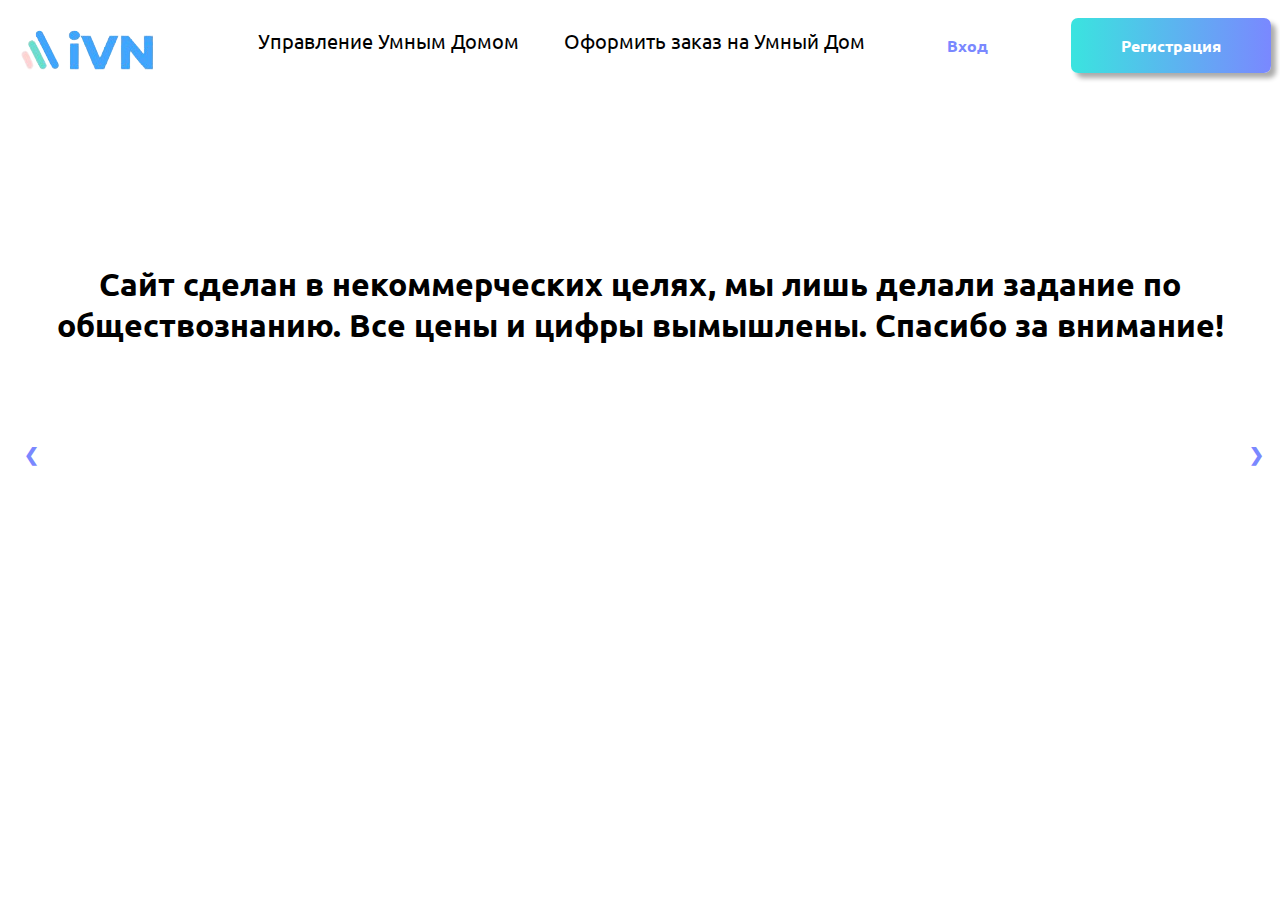
<file: control/index.html>
<!DOCTYPE html>
<html lang = 'en'>
<head>
    <meta charset = 'UTF-8'>
    <meta name = 'viewport' content = 'width=device-width', initial-scale = '1.0'>
    <title>iVN</title>
    <link rel = "stylesheet" href = "style.css">
    <script src = "script.js"></script>
    <link rel="icon" type="image/png" sizes="64×64" href="house_with_a_garden_50px.png">
</head>
<body link = "#000" alink = "#000" vlink = "#000">
    <header>
        <div class = "head">
            <a href = "/Users/Hewlett-Pakard/Desktop/Empty/Codes/weeb/obshestvoznanie/index.html"><img src = "logo.png"></a>
            <nav class = "menu">
                <ul class = "menu__list">
                    <li class = "menu__list-item"><a href="/Users/Hewlett-Pakard/Desktop/Empty/Codes/weeb/obshestvoznanie/control/index.html" class="menu__list-a">Управление Умным Домом</a></li>
                    <li class = "menu__list-item"><a href="/Users/Hewlett-Pakard/Desktop/Empty/Codes/weeb/obshestvoznanie/but/index.html" class="menu__list-a">Оформить заказ на Умный Дом</a></li>
                </ul>
            </nav>
            <button class = "login">Вход</button>
            <button class = "reg">Регистрация</button>
        </div>
    </header>
    <img src = "desktop1.png" class = "slide">
    <img src = "desktop2.png" class = "slide">
    <img src = "desktop3.png" class = "slide">
    <img src = "desktop4.png" class = "slide">
    <img src = "desktop5.png" class = "slide">
    <a class="prev" onclick="plusSlides(-1)">&#10094;</a>
    <a class="next" onclick="plusSlides(1)">&#10095;</a>
    <h1 class = "finish">Сайт сделан в некоммерческих целях, мы лишь делали задание по обществознанию. Все цены и цифры вымышлены. Спасибо за внимание!</h1>
</body>
</file>
<file: style.css>
@import url('https://fonts.googleapis.com/css2?family=Ubuntu&display=swap');
button {
    font-family: 'Ubuntu', sans-serif;
}
.head {
    display: flex;
    flex-direction: row;
    justify-content: space-around;
    margin: 0 auto;
    font-family: 'Ubuntu', sans-serif;
    color: rgba(122, 136, 255, 1);
    text-align: center;
}
.head h1 {
    font-size: 50px;
    margin: 0;
    margin-left: 7px;
}
.head p {
    margin-top: 0;
}
.menu {
    font-size: 20px;
}
.menu__list {
    display: flex;
    list-style: none;
}
.menu__list-item {
    margin-left: 45px;
}
.menu__list-item:hover {
    border-bottom: 1px solid #fff;
}
.menu__list-a {
    text-decoration: none;
}
.reg {
  box-shadow: 5px 5px 5px rgb(172, 172, 172);
  width: 200px;
  font-size: 16px;
  font-weight: 600;
  color: #fff;
  cursor: pointer;
  margin-top: 10px;
  height: 55px;
  text-align:center;
  border: 2px;
  border-radius: 7px;
  border-color: rgba(122, 136, 255, 1);
  background-size: 300% 100%;
  background: linear-gradient(90deg, rgba(58, 228, 223, 1), rgba(122, 136, 255, 1));
  -moz-transition: all .4s ease-in-out;
  -o-transition: all .4s ease-in-out;
  -webkit-transition: all .4s ease-in-out;
  transition: all .4s ease-in-out;
}
.reg:hover {
  background-position: 100% 0;
  -moz-transition: all .4s ease-in-out;
  -o-transition: all .4s ease-in-out;
  -webkit-transition: all .4s ease-in-out;
  transition: all .4s ease-in-out;
}
.reg:focus {
  outline: none;
}
.login {
    width: 200px;
    font-size: 16px;
    font-weight: 600;
    color: rgba(122, 136, 255, 1);
    cursor: pointer;
    margin-top: 10px;
    height: 55px;
    text-align:center;
    border: 2px;
    border-radius: 7px;
    border-color: #fff;
    background-color: #fff;
    background-size: 300% 100%;
    -moz-transition: all .4s ease-in-out;
    -o-transition: all .4s ease-in-out;
    -webkit-transition: all .4s ease-in-out;
    transition: all .4s ease-in-out;
}
.login:hover {
    background-position: 100% 0;
    -moz-transition: all .4s ease-in-out;
    -o-transition: all .4s ease-in-out;
    -webkit-transition: all .4s ease-in-out;
    transition: all .4s ease-in-out;
}
.login:focus {
    outline: none;
}
.main {
    font-family: 'Ubuntu', sans-serif;
    display: flex;
    flex-direction: row;
    justify-content: space-around;
    margin-top: 70px;
}
.main__txt {
    margin-top: 70px;
    display: flex;
    flex-direction: column;
    width: 50%;
}
#a1 {
    position: absolute;
    transform: rotate(90deg);
    left: 47%;
    width: 33px;
    height: 200px;
}
#a2 {
    top: 6%;
    position: absolute;
    transform: rotate(90deg);
    left: 47%;
    width: 33px;
    height: 200px;
}
#a3 {
    top: 83.7%;
    position: absolute;
    transform: rotate(90deg);
    left: 82%;
    width: 200px;
    height: 185px;
}
.control {
    font-family: 'Ubuntu', sans-serif;
    display: flex;
    flex-direction: row;
    justify-content: space-around;
    margin-top: 70px;
}
.control__txt {
    margin-top: 100px;
    display: flex;
    flex-direction: column;
}
#a4 {
    top: 160%;
    position: absolute;
    transform: rotate(90deg);
    left: 82%;
    width: 20px;
    height: 20px;
}
#a5 {
    top: 115%;
    position: absolute;
    transform: rotate(90deg);
    left: 8%;
    width: 20px;
    height: 20px;
}
#a6 {
    top: 160%;
    position: absolute;
    transform: rotate(90deg);
    left: 42%;
    width: 22px;
    height: 150px;
}
.work {
    font-family: 'Ubuntu', sans-serif;
    text-align: center;
}
.ulc {
    display: flex;
    justify-content: space-around;
    list-style: none;
}
.lic {
    display: flex;
    flex-direction: column;
    width: 15%;
}
.vk {
    box-shadow: 5px 5px 5px rgb(172, 172, 172);
    width: 100px;
    font-size: 16px;
    font-weight: 600;
    color: #fff;
    cursor: pointer;
    margin-top: 10px;
    height: 55px;
    text-align:center;
    border: 2px;
    border-radius: 7px;
    border-color: rgba(122, 136, 255, 1);
    background-size: 300% 100%;
    background: linear-gradient(90deg, rgba(58, 228, 223, 1), rgba(122, 136, 255, 1));
    -moz-transition: all .4s ease-in-out;
    -o-transition: all .4s ease-in-out;
    -webkit-transition: all .4s ease-in-out;
    transition: all .4s ease-in-out;
}
.vk:hover {
    background-position: 100% 0;
    -moz-transition: all .4s ease-in-out;
    -o-transition: all .4s ease-in-out;
    -webkit-transition: all .4s ease-in-out;
    transition: all .4s ease-in-out;
  }
.vk:focus {
    outline: none;
}
.lic img {
    border-radius: 7px;
    border-width:5px;
    border-color: rgba(122, 136, 255, 1);
    box-shadow: 10px 10px 5px rgba(122, 136, 255, 1);
}
#a7 {
    top: 220%;
    position: absolute;
    transform: rotate(90deg);
    left: 24%;
    width: 22px;
    height: 22px;
}
#a8 {
    top: 230%;
    position: absolute;
    transform: rotate(90deg);
    left: 2%;
    width: 22px;
    height: 22px;
}
#a9 {
    top: 230%;
    position: absolute;
    transform: rotate(90deg);
    left: 52%;
    width: 22px;
    height: 22px;
}
#a10 {
    top: 255%;
    position: absolute;
    transform: rotate(90deg);
    left: 80%;
    width: 22px;
    height: 22px;
}
#a11 {
    top: 172%;
    position: absolute;
    transform: rotate(90deg);
    left: 77%;
    width: 33px;
    height: 200px;
}
.business {
    margin-top: 20px;
    font-family: 'Ubuntu', sans-serif;
    display: flex;
    flex-direction: row;
}
.business__txt {
    margin-top: 115px;
    display: flex;
    flex-direction: column;
}
.business img {
    width: 600px;
    height: 480px;
}
#a12 {
    top: 255%;
    position: absolute;
    transform: rotate(90deg);
    left: 37%;
    width: 33px;
    height: 200px;
}
#a13 {
    top: 260%;
    position: absolute;
    transform: rotate(90deg);
    left: 37%;
    width: 33px;
    height: 200px;
}
#a14 {
    top: 312%;
    position: absolute;
    transform: rotate(90deg);
    left: 42%;
    width: 200px;
    height: 220px;
}
.get {
    text-align: center;
    font-family: 'Ubuntu', sans-serif;
    margin-top: 85px;
    display: flex;
    flex-direction: column;
}
.get__img {
    display: flex;
    flex-direction: row;
    justify-content: space-around;
}
.get__img img {
    width: 47%;
    border-radius: 7px;
    border-width:5px;
    border-color: rgba(122, 136, 255, 1);
    box-shadow: 10px 10px 5px rgba(122, 136, 255, 1);
}
#a15 {
    top: 431%;
    position: absolute;
    transform: rotate(90deg);
    left: 72%;
    width: 33px;
    height: 200px;
}
.finish {
    margin-top: 80px;
    font-family: 'Ubuntu', sans-serif;
    text-align: center;
}
</file>
<file: but/style.css>
@import url('https://fonts.googleapis.com/css2?family=Ubuntu&display=swap');
button {
    font-family: 'Ubuntu', sans-serif;
}
.head {
    display: flex;
    flex-direction: row;
    justify-content: space-around;
    margin: 0 auto;
    font-family: 'Ubuntu', sans-serif;
    color: rgba(122, 136, 255, 1);
    text-align: center;
}
.head h1 {
    font-size: 50px;
    margin: 0;
    margin-left: 7px;
}
.head p {
    margin-top: 0;
}
.menu {
    font-size: 20px;
}
.menu__list {
    display: flex;
    list-style: none;
}
.menu__list-item {
    margin-left: 45px;
}
.menu__list-item:hover {
    border-bottom: 1px solid #fff;
}
.menu__list-a {
    text-decoration: none;
}
.reg {
  box-shadow: 5px 5px 5px rgb(172, 172, 172);
  width: 200px;
  font-size: 16px;
  font-weight: 600;
  color: #fff;
  cursor: pointer;
  margin-top: 10px;
  height: 55px;
  text-align:center;
  border: 2px;
  border-radius: 7px;
  border-color: rgba(122, 136, 255, 1);
  background-size: 300% 100%;
  background: linear-gradient(90deg, rgba(58, 228, 223, 1), rgba(122, 136, 255, 1));
  -moz-transition: all .4s ease-in-out;
  -o-transition: all .4s ease-in-out;
  -webkit-transition: all .4s ease-in-out;
  transition: all .4s ease-in-out;
}
.reg:hover {
  background-position: 100% 0;
  -moz-transition: all .4s ease-in-out;
  -o-transition: all .4s ease-in-out;
  -webkit-transition: all .4s ease-in-out;
  transition: all .4s ease-in-out;
}
.reg:focus {
  outline: none;
}
.login {
    width: 200px;
    font-size: 16px;
    font-weight: 600;
    color: rgba(122, 136, 255, 1);
    cursor: pointer;
    margin-top: 10px;
    height: 55px;
    text-align:center;
    border: 2px;
    border-radius: 7px;
    border-color: #fff;
    background-color: #fff;
    background-size: 300% 100%;
    -moz-transition: all .4s ease-in-out;
    -o-transition: all .4s ease-in-out;
    -webkit-transition: all .4s ease-in-out;
    transition: all .4s ease-in-out;
}
.login:hover {
    background-position: 100% 0;
    -moz-transition: all .4s ease-in-out;
    -o-transition: all .4s ease-in-out;
    -webkit-transition: all .4s ease-in-out;
    transition: all .4s ease-in-out;
}
.login:focus {
    outline: none;
}

body {
    font-family: 'Ubuntu', sans-serif;
    text-align: center;
}
.container {
    display: flex;
    justify-content: space-around;
    flex-wrap: wrap;
}
.item {
    margin-top: 30px;
    width: 33%;
    display: flex;
    flex-direction: column;
}
.mb {
    margin-left: 96px;
}
.ghost {
    animation: float 3s ease-out infinite;
}
  
@keyframes float {
    50% {
       transform: translate(0, 20px);
    }
}
.shadowFrame {
    width: 130px;
    margin-top: 15px;
    margin-left: 133px;
}
.shadow {
    animation: shrink 3s ease-out infinite;
    transform-origin: center center;
}
.ellipse {
      transform-origin: center center;
}
  
@keyframes shrink {
    0% {
      width: 90%;
      margin: 0 5%;
    }
    50% {
      width: 60%;
      margin: 0 18%;
    }
    100% {
      width: 90%;
      margin: 0 5%;
    }
}
</file>
<file: control/style.css>
@import url('https://fonts.googleapis.com/css2?family=Ubuntu&display=swap');
button {
    font-family: 'Ubuntu', sans-serif;
}
.head {
    display: flex;
    flex-direction: row;
    justify-content: space-around;
    margin: 0 auto;
    font-family: 'Ubuntu', sans-serif;
    color: rgba(122, 136, 255, 1);
    text-align: center;
}
.head h1 {
    font-size: 50px;
    margin: 0;
    margin-left: 7px;
}
.head p {
    margin-top: 0;
}
.menu {
    font-size: 20px;
}
.menu__list {
    display: flex;
    list-style: none;
}
.menu__list-item {
    margin-left: 45px;
}
.menu__list-item:hover {
    border-bottom: 1px solid #fff;
}
.menu__list-a {
    text-decoration: none;
}
.reg {
  box-shadow: 5px 5px 5px rgb(172, 172, 172);
  width: 200px;
  font-size: 16px;
  font-weight: 600;
  color: #fff;
  cursor: pointer;
  margin-top: 10px;
  height: 55px;
  text-align:center;
  border: 2px;
  border-radius: 7px;
  border-color: rgba(122, 136, 255, 1);
  background-size: 300% 100%;
  background: linear-gradient(90deg, rgba(58, 228, 223, 1), rgba(122, 136, 255, 1));
  -moz-transition: all .4s ease-in-out;
  -o-transition: all .4s ease-in-out;
  -webkit-transition: all .4s ease-in-out;
  transition: all .4s ease-in-out;
}
.reg:hover {
  background-position: 100% 0;
  -moz-transition: all .4s ease-in-out;
  -o-transition: all .4s ease-in-out;
  -webkit-transition: all .4s ease-in-out;
  transition: all .4s ease-in-out;
}
.reg:focus {
  outline: none;
}
.login {
    width: 200px;
    font-size: 16px;
    font-weight: 600;
    color: rgba(122, 136, 255, 1);
    cursor: pointer;
    margin-top: 10px;
    height: 55px;
    text-align:center;
    border: 2px;
    border-radius: 7px;
    border-color: #fff;
    background-color: #fff;
    background-size: 300% 100%;
    -moz-transition: all .4s ease-in-out;
    -o-transition: all .4s ease-in-out;
    -webkit-transition: all .4s ease-in-out;
    transition: all .4s ease-in-out;
}
.login:hover {
    background-position: 100% 0;
    -moz-transition: all .4s ease-in-out;
    -o-transition: all .4s ease-in-out;
    -webkit-transition: all .4s ease-in-out;
    transition: all .4s ease-in-out;
}
.login:focus {
    outline: none;
}

.slide {
    display: none;
}
.prev, .next {
    cursor: pointer;
    position: absolute;
    top: 50%;
    width: auto;
    margin-top: -22px;
    padding: 16px;
    color: rgba(122, 136, 255, 1);
    font-weight: bold;
    font-size: 18px;
    transition: 0.6s ease;
    border-radius: 0 3px 3px 0;
}
.prev:hover, .next:hover {
    background-color: rgb(0, 135, 245);
  }
.next {
    right: 0;
    border-radius: 3px 0 0 3px;
}
.finish {
    margin-top: 175px;
    font-family: 'Ubuntu', sans-serif;
    text-align: center;
}
</file>
